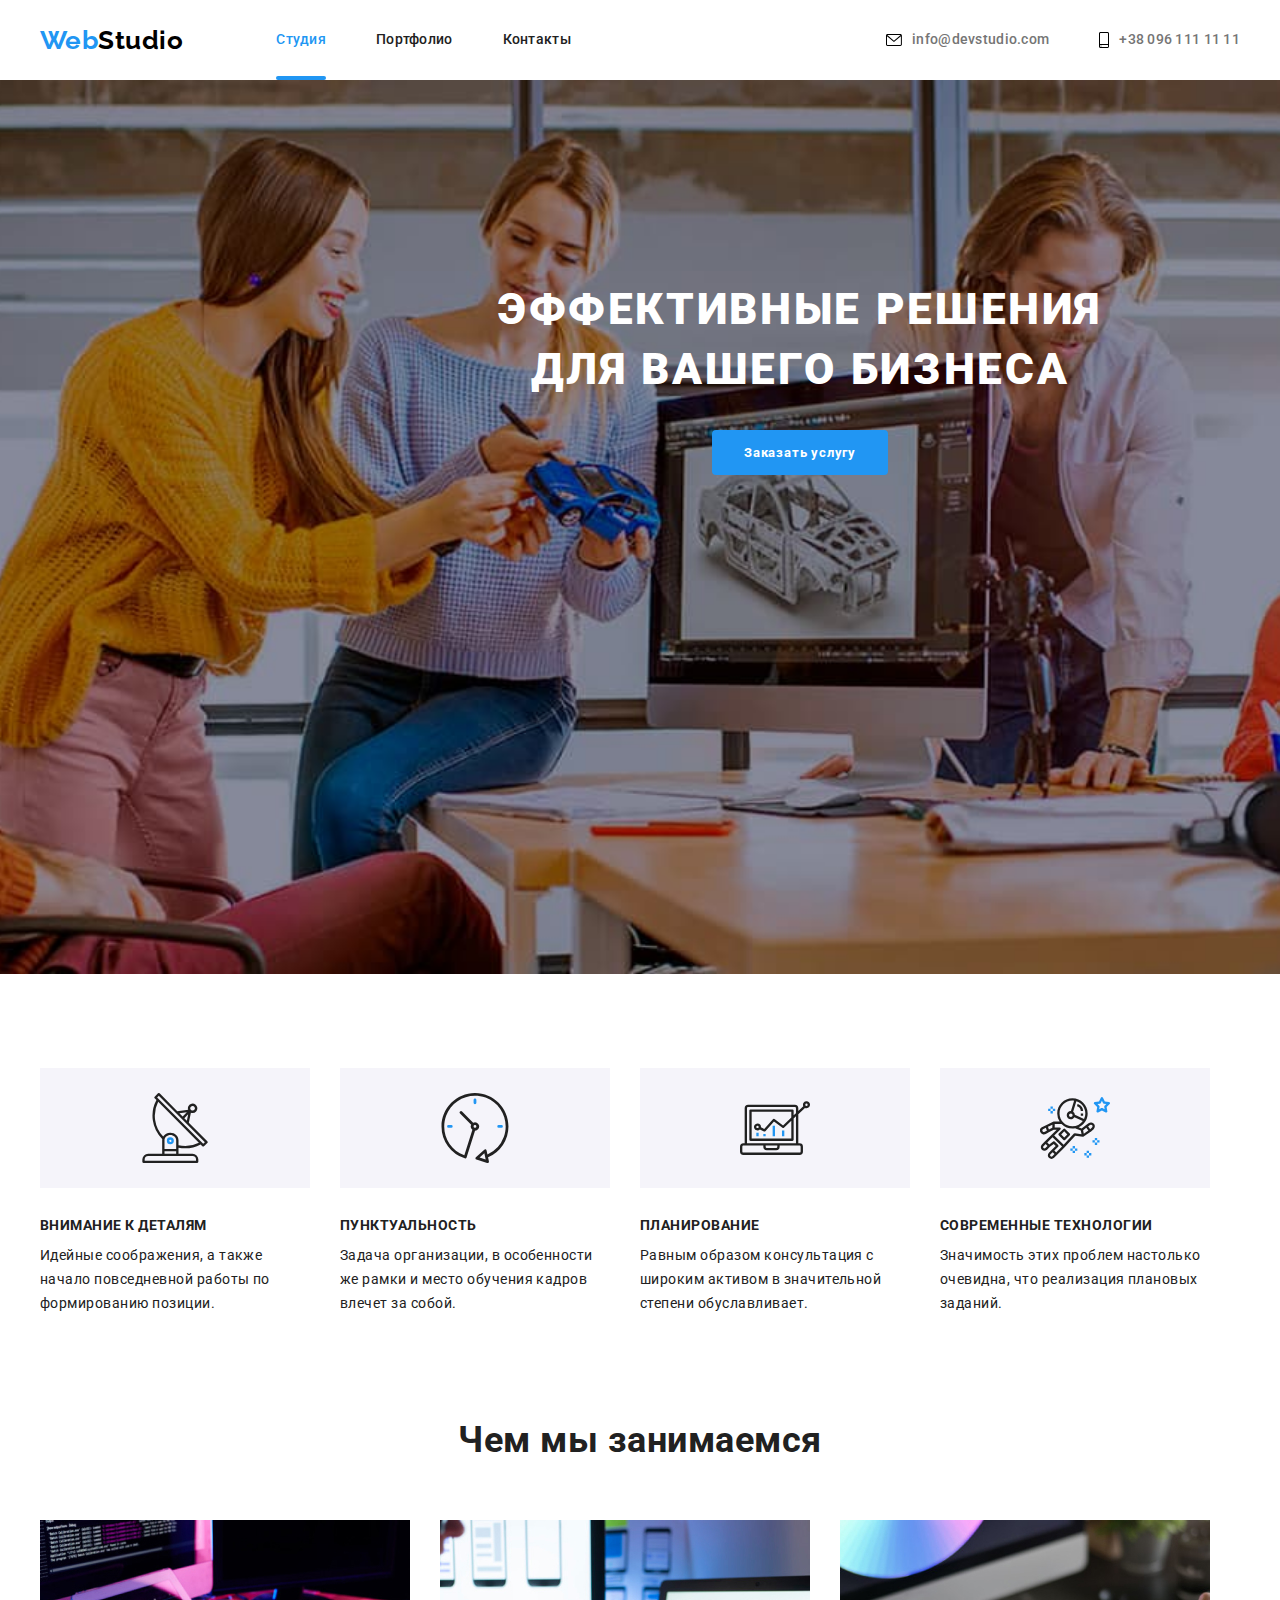
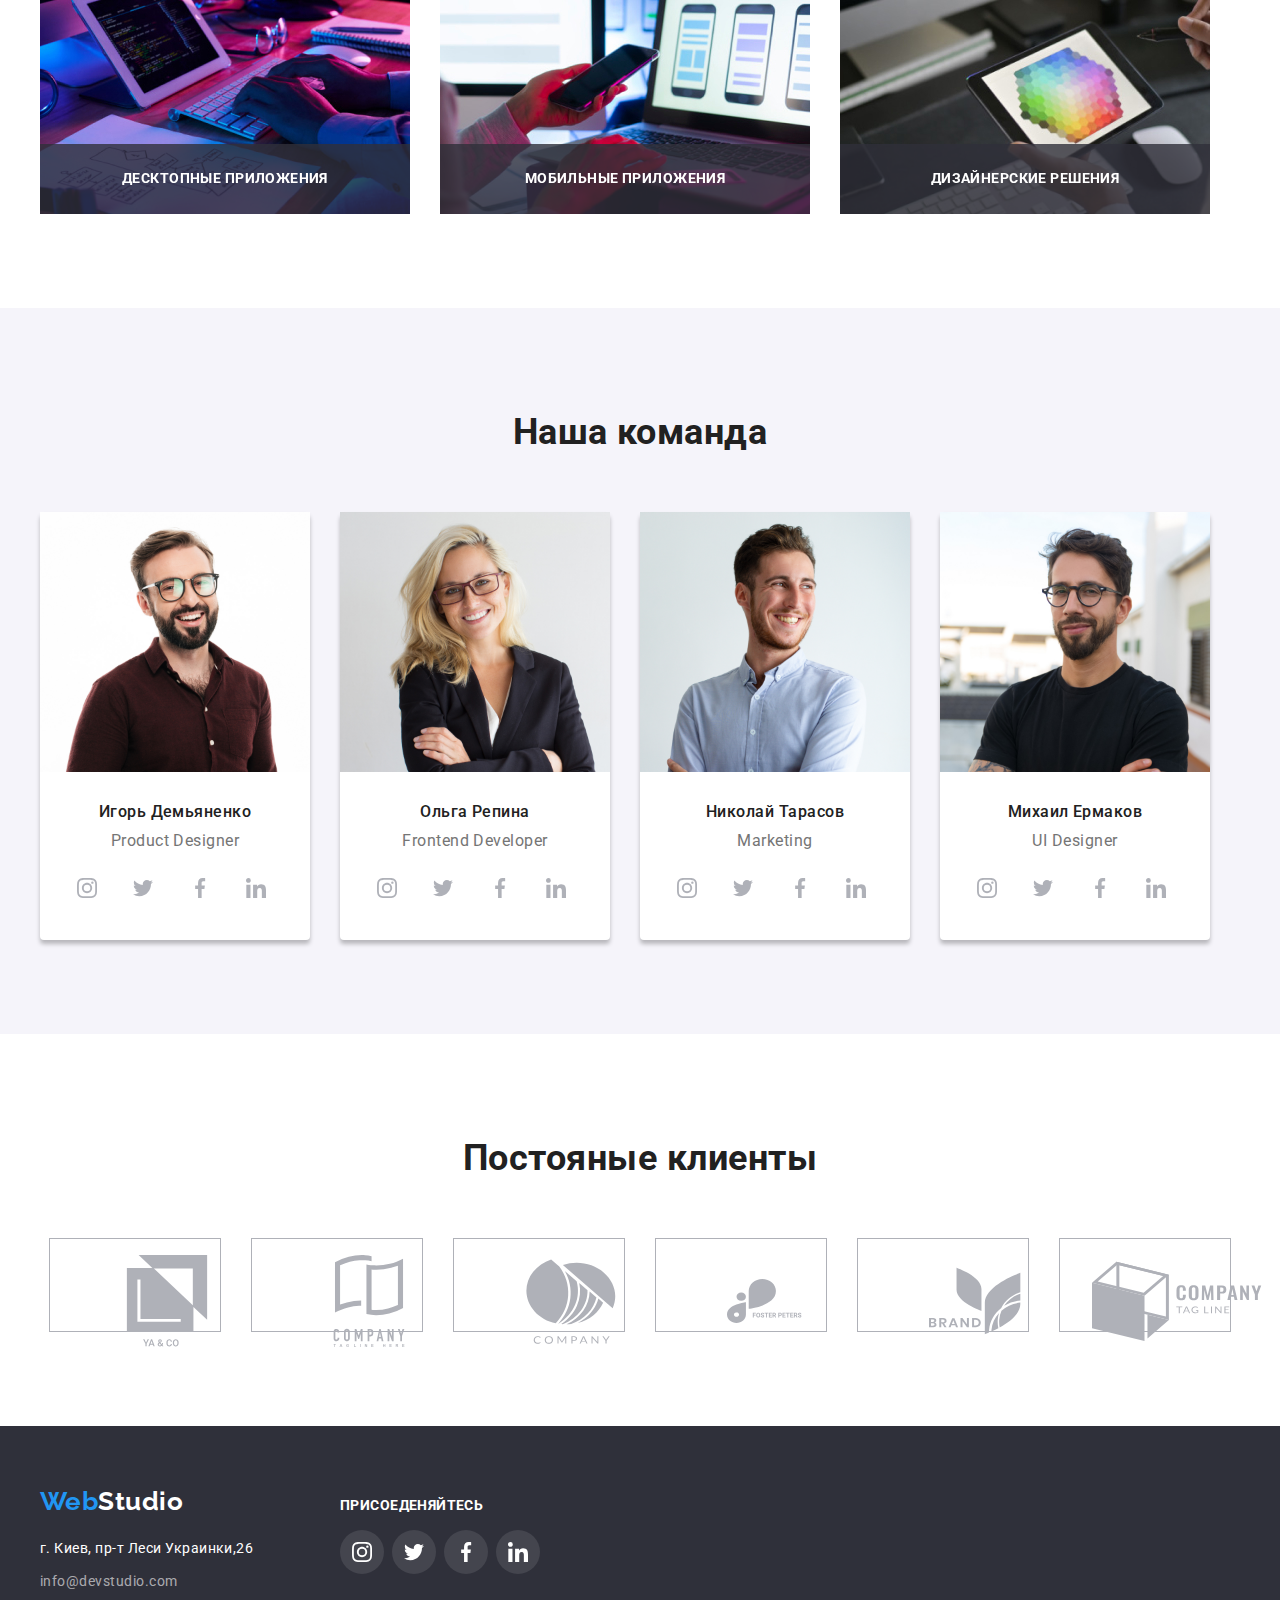
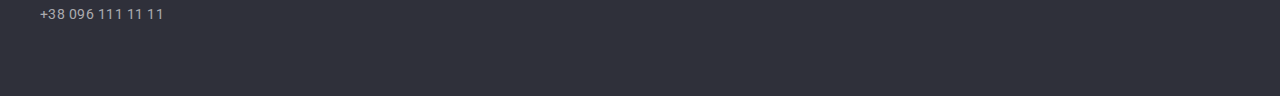
<file: index.html>
<!DOCTYPE html>
<html lang="ru">

<head>
    <meta charset="UTF-8">
    <meta http-equiv="X-UA-Compatible" content="IE=edge">
    <meta name="viewport" content="width=dewice-width,initial-scale=1.0">
    <title>WebStudio</title>
    <link
        href="https://fonts.googleapis.com/css2?family=Raleway:wght@700&family=Roboto:wght@400;500;700;900&display=swap"
        rel="stylesheet">
    <link rel="stylesheet" href="https://cdnjs.cloudflare.com/ajax/libs/modern-normalize/1.1.0/modern-normalize.min.css"
        integrity="sha512-wpPYUAdjBVSE4KJnH1VR1HeZfpl1ub8YT/NKx4PuQ5NmX2tKuGu6U/JRp5y+Y8XG2tV+wKQpNHVUX03MfMFn9Q=="
        crossorigin="anonymous" referrerpolicy="no-referrer" />
    <link rel="stylesheet" href="./css/styles.css">
</head>

<body>
    <header>
        <div class="container nav">
            <nav>
                <a href="./index.html" class="logo header"><span>Web</span>Studio</a>
                <ul class="site-nav list">
                    <li class="link-nav"><a href="./index.html" class="nav link-nav current">Студия</a></li>
                    <li class="link-nav"><a href="./portfolio.html" class="nav link-nav">Портфолио</a></li>
                    <li class="link-nav"><a href="" class="nav link-nav">Контакты</a></li>
                </ul>
            </nav>
            <ul class="auto-naw list">
                <li class="link-nav">
                    <a href="mailto:info@devstudio.com"class="contacts link-nav">
                        <svg class="envelope" width="16" height="12">
                            <use href="./images/icons.svg#icon-envelope"> </use>
                        </svg>info@devstudio.com</a>
                </li>
                <li class="link-nav">
                    <a href="tel:+380961111111" class="contacts link-nav">
                        <svg class="smartphone" width="10" height="16">
                            <use href="./images/icons.svg#icon-smartphone"> </use>
                        </svg>+38 096 111 11 11</a>
                </li>
            </ul>
        </div>
    </header>
    <main>
        <section class="hero">
            <h1 class="hero-title">Эффективные решения<br> для вашего бизнеса</h1>
            <button data-modal-open class="buttons" type="button">Заказать услугу</button>
            <div class="backdrop is-hidden" data-modal >
                <div class="model">
                    <p></p>
                    <button class="close-button" type="button" data-modal-close  >
                        <svg class="close" width="18" height="18">
                            <use href="./images/icons.svg#icon-close"></use>
                        </svg>
                    </button>
                </div>
            </div>
        </section>
        <section class="section feature">
            <div class="container">
                <h2 class="delete">Как мы работаем</h2>
                <ul class="feature list">
                    <li class="link">
                        <div class="icon">
                            <svg class="antenna" width="70" height="70">
                                <use href="./images/icons.svg#icon-antenna"></use>
                            </svg>
                        </div>
                        <h3 class="title">Внимание к деталям</h3>
                        <p class="text">Идейные соображения, а также начало повседневной работы по формированию позиции.
                        </p>
                    </li>
                    <li class="link">
                        <div class="icon">
                            <svg class="antenna" width="70" height="70">
                                <use href="./images/icons.svg#icon-clock"></use>
                            </svg>
                        </div>
                        <h3 class="title">Пунктуальность</h3>
                        <p class="text">Задача организации, в особенности же рамки и место обучения кадров влечет за
                            собой.</p>
                    </li>
                    <li class="link">
                        <div class="icon">
                            <svg class="antenna" width="70" height="70">
                                <use href="./images/icons.svg#icon-diagram"></use>
                            </svg>
                        </div>
                        <h3 class="title">Планирование</h3>
                        <p class="text">Равным образом консультация с широким активом в значительной степени
                            обуславливает.</p>
                    </li>
                    <li class="link">
                        <div class="icon">
                            <svg class="antenna" width="70" height="70">
                                <use href="./images/icons.svg#icon-astronaut"></use>
                            </svg>
                        </div>
                        <h3 class="title">Современные технологии</h3>
                        <p class="text">Значимость этих проблем настолько очевидна, что реализация плановых заданий.</p>
                    </li>
                </ul>
            </div>
        </section>
        <section class="section about">
            <div class="container">
                <h2 class="section-title">Чем мы занимаемся</h2>
                <ul class="image list">
                    <li class="link">
                        <img src="./images/head/компютер.jpg" alt="компютер" width="370">
                        <div class="what-we-do">
                            <h3 class="contant-what-we-do">ДЕСКТОПНЫЕ ПРИЛОЖЕНИЯ</h3>
                        </div>
                    </li>
                    <li class="link">
                        <img src="./images/head/телефон.jpg" alt="телефон" width="370">
                        <div class="what-we-do">
                            <h3 class="contant-what-we-do">МОБИЛЬНЫЕ ПРИЛОЖЕНИЯ</h3>
                        </div>
                    </li>
                    <li class="link">
                        <img src="./images/head/планшет.jpg" alt="планшет" width="370">
                        <div class="what-we-do">
                            <h3 class="contant-what-we-do">ДИЗАЙНЕРСКИЕ РЕШЕНИЯ</h3>
                        </div>
                    </li>
                </ul>
            </div>
        </section>
        <section class="section team">
            <div class="container padding">
                <h2 class="section-title">Наша команда</h2>
                <ul class="team list">
                    <li class="link"><img src="./images/head/игорь.jpg" alt="игорь" width="270">
                        <h3 class="name">Игорь Демьяненко</h3>
                        <p class="text">Product Designer</p>
                        <a href="https://www.instagram.com/">
                            <div class="icon-team first-child">
                                <svg class="instagram" width="44" hight="44">
                                    <use href="./images/icons.svg#icon-instagram"></use>
                                </svg>
                            </div>
                        </a>
                        <a href="https://twitter.com/">
                            <div class="icon-team">
                                <svg class="instagram" width="44" hight="44">
                                    <use href="./images/icons.svg#icon-twitter"></use>
                                </svg>
                            </div>
                        </a>
                        <a href="https://www.facebook.com/">
                            <div class="icon-team">
                                <svg class="instagram" width="44" hight="44">
                                    <use href="./images/icons.svg#icon-facebook"></use>
                                </svg>
                            </div>
                        </a>
                        <a href="https://www.linkedin.com/">
                            <div class="icon-team">
                                <svg class="instagram" width="44" hight="44">
                                    <use href="./images/icons.svg#icon-linkedin"></use>
                                </svg>
                            </div>
                        </a>
                    </li>
                    <li class="link"><img src="./images/head/оля.jpg" alt="ольга" width="270">
                        <h3 class="name">Ольга Репина</h3>
                        <p class="text">Frontend Developer</p>
                        <a href="https://www.instagram.com/">
                            <div class="icon-team first-child">
                                <svg class="instagram" width="44" hight="44">
                                    <use href="./images/icons.svg#icon-instagram"></use>
                                </svg>
                            </div>
                        </a>
                        <a href="https://twitter.com/">
                            <div class="icon-team">
                                <svg class="instagram" width="44" hight="44">
                                    <use href="./images/icons.svg#icon-twitter"></use>
                                </svg>
                            </div>
                        </a>
                        <a href="https://www.facebook.com/">
                            <div class="icon-team">
                                <svg class="instagram" width="44" hight="44">
                                    <use href="./images/icons.svg#icon-facebook"></use>
                                </svg>
                            </div>
                        </a>
                        <a href="https://www.linkedin.com/">
                            <div class="icon-team">
                                <svg class="instagram" width="44" hight="44">
                                    <use href="./images/icons.svg#icon-linkedin"></use>
                                </svg>
                            </div>
                        </a>
                    </li>
                    <li class="link"><img src="./images/head/коля.jpg" alt="николай" width="270">
                        <h3 class="name">Николай Тарасов</h3>
                        <p class="text">Marketing</p>
                        <a href="https://www.instagram.com/">
                            <div class="icon-team first-child">
                                <svg class="instagram" width="44" hight="44">
                                    <use href="./images/icons.svg#icon-instagram"></use>
                                </svg>
                            </div>
                        </a>
                        <a href="https://twitter.com/">
                            <div class="icon-team">
                                <svg class="instagram" width="44" hight="44">
                                    <use href="./images/icons.svg#icon-twitter"></use>
                                </svg>
                            </div>
                        </a>
                        <a href="https://www.facebook.com/">
                            <div class="icon-team">
                                <svg class="instagram" width="44" hight="44">
                                    <use href="./images/icons.svg#icon-facebook"></use>
                                </svg>
                            </div>
                        </a>
                        <a href="https://www.linkedin.com/">
                            <div class="icon-team">
                                <svg class="instagram" width="44" hight="44">
                                    <use href="./images/icons.svg#icon-linkedin"></use>
                                </svg>
                            </div>
                        </a>
                    </li>
                    <li class="link"><img src="./images/head/миша.jpg" alt="михаил" width="270">
                        <h3 class="name">Михаил Ермаков</h3>
                        <p class="text">UI Designer</p>
                        <a href="https://www.instagram.com/">
                            <div class="icon-team first-child">
                                <svg class="instagram" width="44" hight="44">
                                    <use href="./images/icons.svg#icon-instagram"></use>
                                </svg>
                            </div>
                        </a>
                        <a href="https://twitter.com/">
                            <div class="icon-team">
                                <svg class="instagram" width="44" hight="44">
                                    <use href="./images/icons.svg#icon-twitter"></use>
                                </svg>
                            </div>
                        </a>
                        <a href="https://www.facebook.com/">
                            <div class="icon-team">
                                <svg class="instagram" width="44" hight="44">
                                    <use href="./images/icons.svg#icon-facebook"></use>
                                </svg>
                            </div>
                        </a>
                        <a href="https://www.linkedin.com/">
                            <div class="icon-team">
                                <svg class="instagram" width="44" hight="44">
                                    <use href="./images/icons.svg#icon-linkedin"></use>
                                </svg>
                            </div>
                        </a>
                    </li>
                </ul>
            </div>
        </section>
        <section class="section clients">
            <h2 class="section-title">Постояные клиенты</h2>
            <ul class="clients list">
                <li class="client">
                    <a href="">
                        <div class="fon-clients">
                            <svg class="utility icon-clients" width="170" height="92">
                                <use href="./images/icons.svg#icon-group"></use>
                            </svg>
                        </div>
                    </a>
                </li>
                <li class="client" >
                    <a href="">
                        <div class="fon-clients">
                            <svg class="utility icon-clients-1" width="170" height="92">
                                <use href="./images/icons.svg#icon-group-1"></use>
                            </svg>
                        </div>
                    </a>
                </li>
                <li class="client" >
                    <a href="">
                        <div class="fon-clients">
                            <svg class="utility icon-clients-2" width="170" height="92">
                                <use href="./images/icons.svg#icon-group-2"></use>
                            </svg>
                        </div>
                    </a>
                </li>
                <li class="client" >
                    <a href="">
                        <div class="fon-clients">
                            <svg class="utility icon-clients-3" width="170" height="92">
                                <use href="./images/icons.svg#icon-group-3"></use>
                            </svg>
                        </div>
                    </a>
                </li>
                <li class="client" >
                    <a href="">
                        <div class="fon-clients">
                            <svg class="utility icon-clients-4" width="170" height="92">
                                <use href="./images/icons.svg#icon-group-4"></use>
                            </svg>
                        </div>
                    </a>
                </li>
                <li class="client" >
                    <a href="">
                        <div class="fon-clients">
                            <svg class="utility icon-clients-5" width="170" height="92">
                                <use href="./images/icons.svg#icon-group-5"></use>
                            </svg>
                        </div>
                    </a>
                </li>
            </ul>
        </section>
    </main>
    <footer>
        <div class="container in-footer">
            <div class="flex">
                <div>
                    <a href="./index.html" class="logo in-footer"><span>Web</span>Studio</a>
                    <address>
                        <ul class="address list">
                            <li class="link">
                                <a href="" class="city">г. Киев, пр-т Леси Украинки,26</a>
                            </li>
                            <li class="link">
                                <a href="mailto:info@devstudio.com" class="mail">info@devstudio.com</a>
                            </li>
                            <li class="link">
                                <a href="tel:380961111111" class="mail">+38 096 111 11 11</a>
                            </li>
                        </ul>
                    </address>
                </div>
            <div class="footer-icon">
                <h3 class="in-footer title">ПРИСОЕДЕНЯЙТЕСЬ</h3>
                <ul class="flex-icon">
                    <li class="link-icon" >
                        <a href="https://www.instagram.com/">
                            <div class="icon-team first-child in-foter">
                                <svg class="instagram in-footer" width="44" hight="44">
                                    <use href="./images/icons.svg#icon-instagram"></use>
                                </svg>
                            </div>
                        </a>
                    </li>
                    <li class="link-icon">
                        <a href="https://twitter.com/">
                            <div class="icon-team in-foter">
                                <svg class="instagram in-footer" width="44" hight="44">
                                    <use href="./images/icons.svg#icon-twitter"></use>
                                </svg>
                            </div>
                        </a>
                    </li>
                    <li class="link-icon">
                        <a href="https://www.facebook.com/">
                            <div class="icon-team in-foter">
                                <svg class="instagram in-footer" width="44" hight="44">
                                    <use href="./images/icons.svg#icon-facebook"></use>
                                </svg>
                            </div>
                        </a>
                    </li>
                    <li class="link-icon">
                        <a href="https://www.linkedin.com/">
                            <div class="icon-team in-foter">
                                <svg class="instagram in-footer" width="44" hight="44">
                                    <use href="./images/icons.svg#icon-linkedin"></use>
                                </svg>
                            </div>
                        </a>
                    </li>
                </ul>
            </div>
            </div>
        </div>
    </footer>
    <script src="./js/modal.js"></script>
</body>
</file>
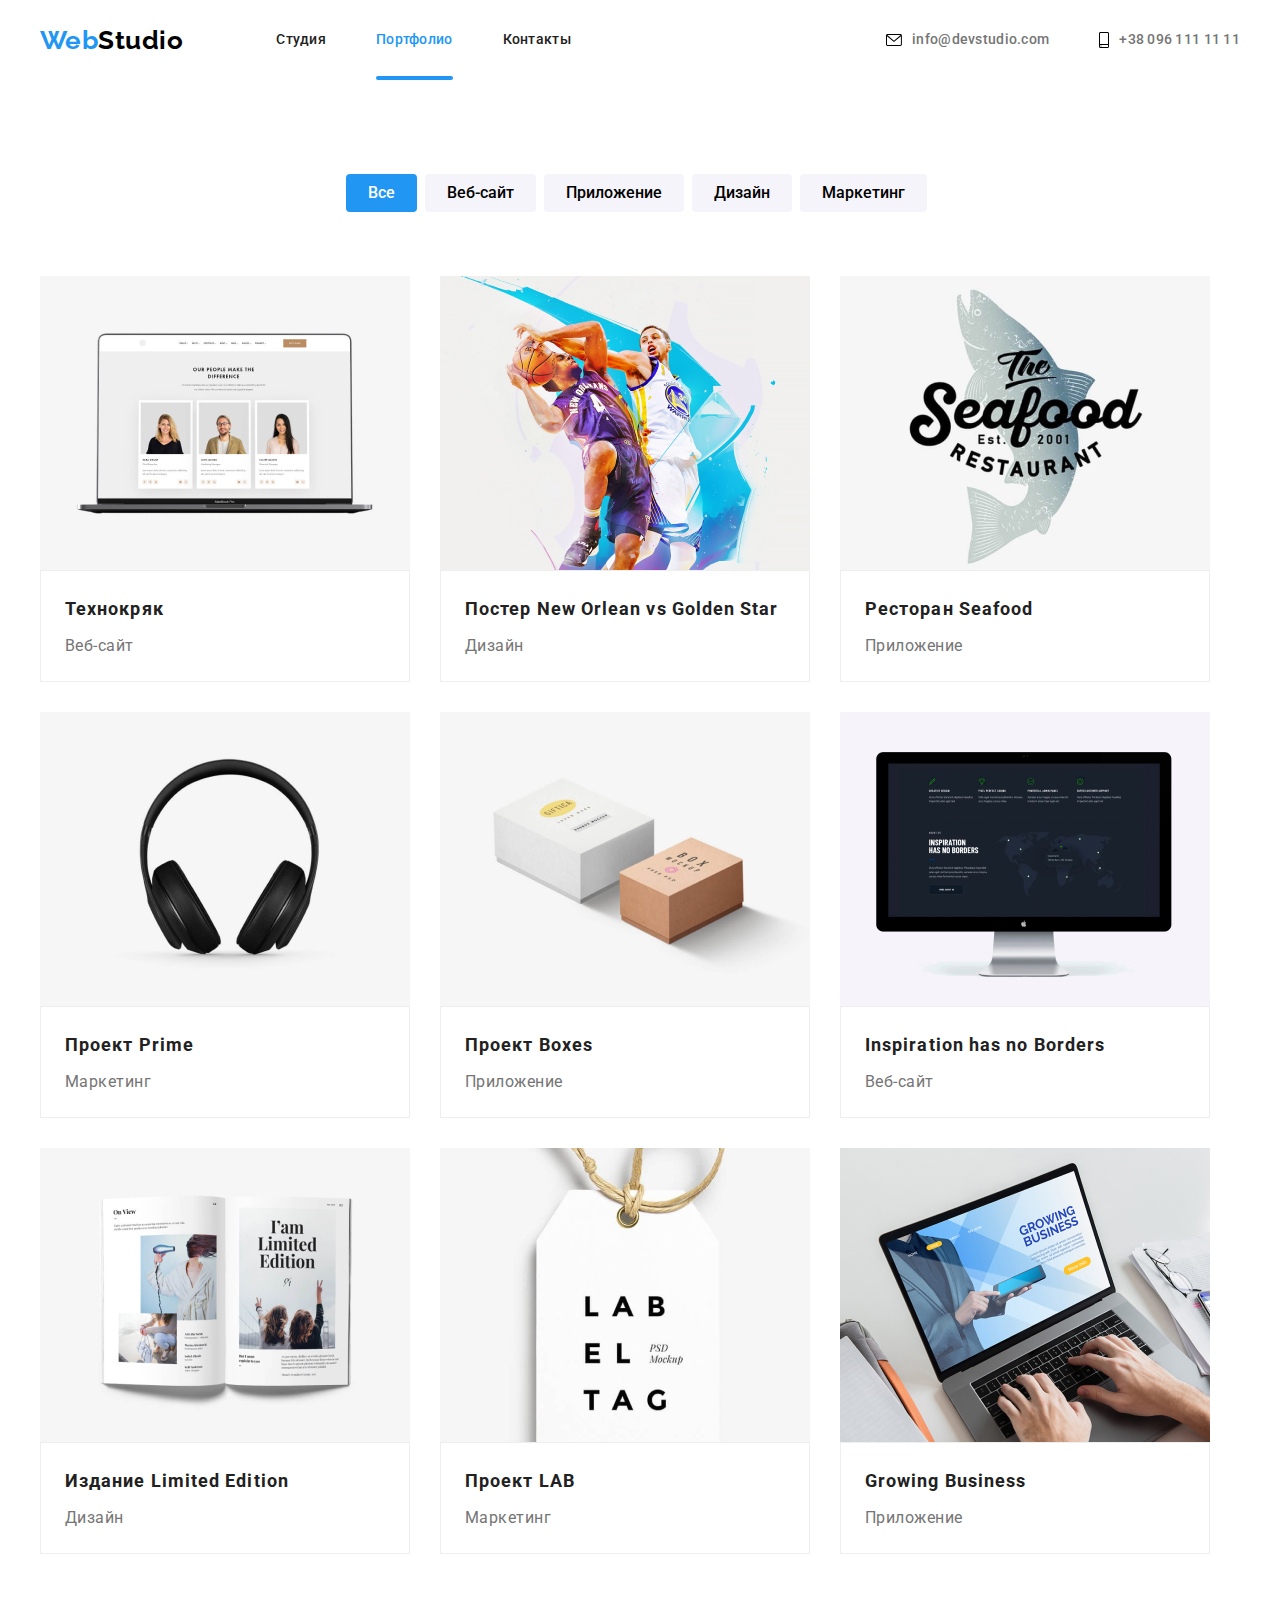
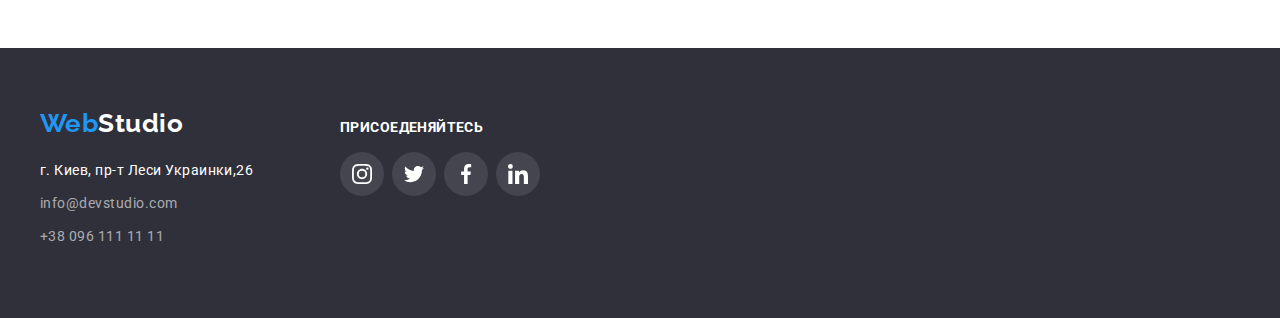
<file: portfolio.html>
<!DOCTYPE html>
<html lang="ru">

<head>
    <meta charset="UTF-8">
    <meta http-equiv="X-UA-Compatible" content="IE=edge">
    <meta name="viewport" content="width=dewice-width,initial-scale=1.0">
    <title>WebStudio</title>
    <link
        href="https://fonts.googleapis.com/css2?family=Raleway:wght@700&family=Roboto:wght@400;500;700;900&display=swap"
        rel="stylesheet">
    <link rel="stylesheet" href="https://cdnjs.cloudflare.com/ajax/libs/modern-normalize/1.1.0/modern-normalize.min.css"
        integrity="sha512-wpPYUAdjBVSE4KJnH1VR1HeZfpl1ub8YT/NKx4PuQ5NmX2tKuGu6U/JRp5y+Y8XG2tV+wKQpNHVUX03MfMFn9Q=="
        crossorigin="anonymous" referrerpolicy="no-referrer" />
    <link rel="stylesheet" href="./css/styles.css">
</head>

<body>
    <header>
        <div class="container nav">
            <nav>
                <a href="./index.html" class="logo header"><span>Web</span>Studio</a>
                <ul class="site-nav list">
                    <li class="link-nav"><a href="./index.html" class="nav link-nav ">Студия</a></li>
                    <li class="link-nav"><a href="./portfolio.html" class="nav link-nav current">Портфолио</a></li>
                    <li class="link-nav"><a href="" class="nav link-nav">Контакты</a></li>
                </ul>
            </nav>
            <ul class="auto-naw list">
                <li class="link-nav">
                    <a href="mailto:info@devstudio.com" class="contacts link-nav">
                        <svg class="envelope" width="16" height="12">
                            <use href="./images/icons.svg#icon-envelope"> </use>
                        </svg>info@devstudio.com</a>
                </li>
                <li class="link-nav">
                    <a href="tel:+380961111111" class="contacts link-nav">
                        <svg class="smartphone" width="10" height="16">
                            <use href="./images/icons.svg#icon-smartphone"> </use>
                        </svg>+38 096 111 11 11</a>
                </li>
            </ul>
        </div>
    </header>
    <main>
        <section>
            <div class="container portfolio">
                <h1 class="delete">Магазин</h1>
                <ul class="button list">
                    <li class="link"><button class="button-portfolio activ" type="button">Все</button></li>
                    <li class="link"><button class="button-portfolio" type="button">Веб-сайт</button></li>
                    <li class="link"><button class="button-portfolio" type="button">Приложение</button></li>
                    <li class="link"><button class="button-portfolio" type="button">Дизайн</button></li>
                    <li class="link"><button class="button-portfolio" type="button">Маркетинг</button></li>
                </ul>
                <ul class="portfolio list">
                    <li class="link">
                        <div class="hover">
                            <img src="./images/portfolio/ноутбук.jpg" alt="ноутбук">
                            <div class="overlay">
                                <p class="portfolio-content">Ресурс предлагает комплексные предложения с разным уровнем функционала и сервисов. Все это позволит посетителю получить
                                исчерпывающие сведения о компании или частном лице.</p>
                            </div>
                        </div>
                        <div class="text-container">
                            <h2 class="title">Технокряк</h2>
                            <p class="text">Веб-сайт</p>
                        </div>
                    </li>
                    <li class="link">
                        <div class="hover">
                            <img src="./images/portfolio/баскетбол.jpg" alt="баскетбол">
                            <div class="overlay">
                                <p class="portfolio-content">Ресурс предлагает комплексные предложения с разным уровнем функционала и сервисов. Все
                                    это позволит посетителю получить
                                    исчерпывающие сведения о компании или частном лице.</p>
                            </div>
                        </div>
                        <div class="text-container">
                            <h2 class="title">Постер New Orlean vs Golden Star</h2>
                            <p class="text">Дизайн</p>
                        </div>
                    </li>
                    <li class="link">
                        <div class="hover">
                            <img src="./images/portfolio/ресторан.jpg" alt="лого ресторана">
                            <div class="overlay">
                                <p class="portfolio-content">Ресурс предлагает комплексные предложения с разным уровнем функционала и сервисов. Все
                                    это позволит посетителю получить
                                    исчерпывающие сведения о компании или частном лице.</p>
                            </div>
                        </div>
                        <div class="text-container">
                            <h2 class="title">Ресторан Seafood</h2>
                            <p class="text">Приложение</p>
                        </div>
                    </li>
                    <li class="link">
                        <div class="hover">
                            <img src="./images/portfolio/наушники.jpg" alt="наушники">
                            <div class="overlay">
                                <p class="portfolio-content">Ресурс предлагает комплексные предложения с разным уровнем функционала и сервисов. Все
                                    это позволит посетителю получить
                                    исчерпывающие сведения о компании или частном лице.</p>
                            </div>
                        </div>
                        <div class="text-container">
                            <h2 class="title">Проект Prime</h2>
                            <p class="text">Маркетинг</p>
                        </div>
                    </li>
                    <li class="link">
                        <div class="hover">
                            <img src="./images/portfolio/коробки.jpg" alt="коробки">
                            <div class="overlay">
                                <p class="portfolio-content">Ресурс предлагает комплексные предложения с разным уровнем функционала и сервисов. Все
                                    это позволит посетителю получить
                                    исчерпывающие сведения о компании или частном лице.</p>
                            </div>
                        </div>
                        <div class="text-container">
                            <h2 class="title">Проект Boxes</h2>
                            <p class="text">Приложение</p>
                        </div>
                    </li>
                    <li class="link"><div class="hover">
                        <img src="./images/portfolio/монитор.jpg" alt="монитор">
                        <div class="overlay">
                            <p class="portfolio-content">Ресурс предлагает комплексные предложения с разным уровнем функционала и сервисов. Все
                                это позволит посетителю получить
                                исчерпывающие сведения о компании или частном лице.</p>
                        </div>
                    </div>
                        <div class="text-container">
                            <h2 class="title">Inspiration has no Borders</h2>
                            <p class="text">Веб-сайт</p>
                        </div>
                    </li>
                    <li class="link">
                        <div class="hover">
                            <img src="./images/portfolio/книга.jpg" alt="открытая книга">
                            <div class="overlay">
                                <p class="portfolio-content">Ресурс предлагает комплексные предложения с разным уровнем функционала и сервисов. Все
                                    это позволит посетителю получить
                                    исчерпывающие сведения о компании или частном лице.</p>
                            </div>
                        </div>
                        <div class="text-container">
                            <h2 class="title">Издание Limited Edition</h2>
                            <p class="text">Дизайн</p>
                        </div>
                    </li>
                    <li class="link">
                        <div class="hover">
                            <img src="./images/portfolio/лейбл.jpg" alt="лейбл">
                            <div class="overlay">
                                <p class="portfolio-content">Ресурс предлагает комплексные предложения с разным уровнем функционала и сервисов. Все
                                    это позволит посетителю получить
                                    исчерпывающие сведения о компании или частном лице.</p>
                            </div>
                        </div>
                        <div class="text-container">
                            <h2 class="title">Проект LAB</h2>
                            <p class="text">Маркетинг</p>
                        </div>
                    </li>
                    <li class="link">
                        <div class="hover">
                            <img src="./images/portfolio/ноутбук2.jpg" alt="работа за ноутбуком">
                            <div class="overlay">
                                <p class="portfolio-content">Ресурс предлагает комплексные предложения с разным уровнем функционала и сервисов. Все
                                    это позволит посетителю получить
                                    исчерпывающие сведения о компании или частном лице.</p>
                            </div>
                        </div>
                        <div class="text-container">
                            <h2 class="title">Growing Business</h2>
                            <p class="text">Приложение</p>
                        </div>
                    </li>
                </ul>
            </div>
        </section>
    </main>
    <footer>
        <div class="container in-footer">
            <div class="flex">
                <div>
                    <a href="./index.html" class="logo in-footer"><span>Web</span>Studio</a>
                    <address>
                        <ul class="address list">
                            <li class="link">
                                <a href="" class="city">г. Киев, пр-т Леси Украинки,26</a>
                            </li>
                            <li class="link">
                                <a href="mailto:info@devstudio.com" class="mail">info@devstudio.com</a>
                            </li>
                            <li class="link">
                                <a href="tel:380961111111" class="mail">+38 096 111 11 11</a>
                            </li>
                        </ul>
                    </address>
                </div>
                <div class="footer-icon">
                    <h3 class="in-footer title">ПРИСОЕДЕНЯЙТЕСЬ</h3>
                    <ul class="flex-icon">
                        <li class="link-icon">
                            <a href="https://www.instagram.com/">
                                <div class="icon-team first-child in-foter">
                                    <svg class="instagram in-footer" width="44" hight="44">
                                        <use href="./images/icons.svg#icon-instagram"></use>
                                    </svg>
                                </div>
                            </a>
                        </li>
                        <li class="link-icon">
                            <a href="https://twitter.com/">
                                <div class="icon-team in-foter">
                                    <svg class="instagram in-footer" width="44" hight="44">
                                        <use href="./images/icons.svg#icon-twitter"></use>
                                    </svg>
                                </div>
                            </a>
                        </li>
                        <li class="link-icon">
                            <a href="https://www.facebook.com/">
                                <div class="icon-team in-foter">
                                    <svg class="instagram in-footer" width="44" hight="44">
                                        <use href="./images/icons.svg#icon-facebook"></use>
                                    </svg>
                                </div>
                            </a>
                        </li>
                        <li class="link-icon">
                            <a href="https://www.linkedin.com/">
                                <div class="icon-team in-foter">
                                    <svg class="instagram in-footer" width="44" hight="44">
                                        <use href="./images/icons.svg#icon-linkedin"></use>
                                    </svg>
                                </div>
                            </a>
                        </li>
                    </ul>
                </div>
            </div>
        </div>
    </footer>
    </body>
</file>
<file: css/styles.css>
:root {
    --praimeri-text-color: #212121;
    --title-text-color: #757575;
    --accent-color: #2196F3;
    --white-color: #ffffff;
    --backgraund-section-color: #F5F4FA;
    --hero-footer-background-color: #2F303A;
    --icon-color: #AFB1B8;
    --animation: 250ms cubic-bezier(0.4, 0, 0.2, 1);
}

body {
    background-color: #fff;
    color: var(--praimeri-text-color);
    font-family: Roboto, sans-serif;
    font-size: 16px;
    letter-spacing: 0.03em;
    margin: 0;
}

.link-nav,
.link {
    text-decoration: none;
}

.list {
    list-style: none;
    padding: 0;
    margin: 0;
}

button {
    font-family: inherit;
}

/* logo */

.logo {
    font-family: Raleway, sans-serif;
    font-size: 26px;
    font-weight: 700;
    line-height: 1.19;
    text-decoration: none;
}

.logo.header {
    color: #000;
    margin-right: 93px;
}

.logo.in-footer {
    display: inline-block;
    color: var(--white-color);
    margin-bottom: 20px;
}

span {
    color: var(--accent-color);
}

/* site nav */

nav {
    display: flex;
    align-items: center;
}

.auto-naw.list .contacts.link-nav:hover,
.auto-naw.list .contacts.link-nav:focus{
    color: var(--accent-color);
    fill: var(--accent-color);
}

.nav.link-nav,
.contacts.link-nav {
    font-size: 14px;
    font-weight: 500;
    line-height: 1.14;
    letter-spacing: 0.02em;
    text-align: left;
    text-decoration: none;
}

.site-nav {
    display: flex;
    padding-top: 32px;
    padding-bottom: 32px;
}

.site-nav.list .link-nav {
    display: block;
    margin-right: 50px;
    color: var(--praimeri-text-color);
}

.site-nav .link-nav:last-child {
    margin-right: 0;
}

.site-nav .link-nav.current {
    color: var(--accent-color);

    position: relative;
}

.link-nav.current::after{
    content: "";

    position: absolute;
    left: 0;
    top: 44px;

    display: block;
    width: 100%;
    height: 4px;
    background-color: var(--accent-color);
    border-radius: 2px;
}

.auto-naw.list .link-nav {
    color: var(--title-text-color);
    display: inline-flex;
}

.auto-naw .link-nav:hover,
.auto-naw .link-nav:focus {
    color: var(--accent-color);
}

.site-nav .link-nav:hover,
.site-nav .link-nav:focus {
    color: var(--accent-color);
}

.auto-naw.list {
    display: flex;
    margin-left: auto;
    align-content: center;
}

.auto-naw .link-nav+.link-nav {
    margin-left: 50px;
}

/* hero */

.hero {
    text-align: center;
    padding-top: 200px;

    width: 1600px;
    min-height: 600px;
    margin-left: auto;
    margin-right: auto;
    background-color: rgba(47, 48, 58, 0.4);
    background-image: url(../images/head/bacground.jpg);
    background-color: var(--hero-footer-background-color);
    background-repeat: no-repeat;
    background-position: center;
    background-size: cover;
}

.hero-title {
    color: var(--white-color);
    font-size: 44px;
    font-weight: 900;
    line-height: 1.36;
    letter-spacing: 0.06em;
    text-align: center;
    text-transform: uppercase;
    margin-top: 0;
    margin-bottom: 30px;
}

.backdrop{
    position: fixed;
    top: 0;
    left: 0;
    width: 100%;
    height: 100%;
    background: rgba(0, 0, 0, 0.2);

    opacity: 1;
    transition: opacity var(--animation);
}

.backdrop.is-hidden{
    opacity: 0;
    pointer-events: none;
}

.backdrop.is-hidden .model{
    transform: translate(50% 50%) scale(0) ;
}

.model{
    position: absolute;
    top: 50%;
    left: 50%;
    transform: translate(-50%, -50%) scale(1);

    min-width: 528px;
    min-height: 581px;
    background-color: var(--white-color);

    transition: transform var(--animation);
}

.close-button{
    width: 30px;
    height: 30px;
    border-radius: 50%;
    background-color: var(--white-color);
    border: 1px solid rgba(0, 0, 0, 0.1);
    
    display: flex;
    align-items: center;
    justify-content: center;

    position: absolute;
    top: 0;
    right: 0;
    margin: 8px;
}

.close-button .close{
    cursor: pointer;
}

/* section */

section {
    padding-top: 94px;
    padding-bottom: 94px;
}


.section.team {
    background-color: var(--backgraund-section-color);
}

.section-title {
    font-size: 36px;
    line-height: 1.67;
    text-align: center;
    margin-top: 0;
    margin-bottom: 50px;
}

.delete {
    font-size: 0px;
}

.what-we-do{
    position: absolute;
    bottom: 0;
    left: 0;

    width: 100%;
    height: 70px;
    background-color: rgba(47, 48, 58, 0.8);

}

.contant-what-we-do{
    font-family: Roboto;
    font-size: 14px;
    font-weight: 700;
    line-height: 1.14;
    letter-spacing: 0.03em;
    text-align: center;
    color: var(--white-color);
    margin: 0;
    padding-top: 27px;
    padding-bottom: 27px;
}

.overlay{
    position: absolute;
    top: 0;
    left: 0;
    width: 100%;
    height: 294px;
    background: rgba(33, 150, 243, 0.9);
    opacity: 0;

    transform: translateY(100%);
    transition: transform var(--animation),opacity var(--animation);
}

.hover:hover .overlay,
.hover:focus .overlay{
    transform: translateY(0);
    opacity: 1;
}

.portfolio-content{
    font-family: Roboto;
    font-size: 18px;
    line-height: 1.56;
    letter-spacing: 0.03em;
    text-align: left;
    color: var(--white-color);
    margin: 0;
    padding: 63px 24px;
}



/* feature */

.feature.list {
    display: flex;
}

.link:last-child {
    margin-right: 0;
}

.feature .title {
    font-size: 14px;
    line-height: 1.14;
    text-align: left;
    text-transform: uppercase;
    margin-top: 0;
    margin-bottom: 10px;
}

.feature .text {
    font-size: 14px;
    line-height: 1.71;
    text-align: left;
    margin: 0;
}

.link {
    width: 270px;
    margin-right: 30px;
}

.image.list .link,
.portfolio .link {
    width: 370px;

    position: relative;
}

.image.list {
    display: flex;
}

.team.list {
    display: flex;
}

.team.list .link {
    box-shadow: 0px 4px 4px 0px rgba(0, 0, 0, 0.25);
    border-radius: 4px;
}

.team .name {
    font-size: 16px;
    font-weight: 500;
    line-height: 1.19;
    text-align: center;
    margin-top: 30px;
    margin-bottom: 10px;
}

.team .text {
    line-height: 1.19;
    text-align: center;
    color: var(--title-text-color);
    margin: 0;
}

.team .link {
    background-color: var(--white-color);
}

.portfolio.list {
    display: flex;
    flex-wrap: wrap;
    text-align: left;
}

.portfolio .link:nth-child(3n) {
    margin-right: 0px;
}

.portfolio .link:not(:nth-last-child(-n+3)) {
    margin-bottom: 30px;
}

.portfolio.list .link:hover,
.portfolio.list .link:focus {
    box-shadow: 0px 4px 4px 0px rgba(0, 0, 0, 0.25);
    border-radius: 4px;
    cursor: pointer;
}

.portfolio.list .title {
    font-size: 18px;
    line-height: 2;
    letter-spacing: 0.06em;
    margin-top: 0;
    margin-bottom: 4px;
}

.portfolio .text {
    line-height: 1.88;
    color: var(--title-text-color);
    margin: 0;
}

.text-container {
    padding: 20px 24px;
    border: 1px solid #EEEEEE;
}

img {
    display: block;
}

/* button */

.buttons {
    border-radius: 4px;
    padding: 10px 32px;
    border: 0;


    color: var(--white-color);
    background-color: var(--accent-color);
    font-weight: 700;
    line-height: 1.88;
    letter-spacing: 0.06em;
    cursor: pointer;
}

.button-portfolio {
    background: var(--backgraund-section-color);
    font-size: 16px;
    font-weight: 500;
    line-height: 1.63;
    border-radius: 4px;
    padding: 6px 22px;
    border: 0;
}

.button-portfolio:hover,
.button-portfolio:focus {
    color: var(--white-color);
    background-color: var(--accent-color);
    cursor: pointer;
    box-shadow: 0px 2px 2px 0px rgba(0, 0, 0, 0.12);
    box-shadow: 0px 1px 2px 0px rgba(0, 0, 0, 0.08);
    box-shadow: 0px 3px 1px 0px rgba(0, 0, 0, 0.1);
}

.button.list {
    display: flex;
    margin-top: 0;
    margin-bottom: 34px;
    justify-content: center;
}

.button.list .link {
    margin-right: 8px;
    width: auto;
}

/* footer */

footer {
    background-color: var(--hero-footer-background-color);
}

.address .city {
    display: inline-block;
    margin-bottom: 9px;

    color: var(--white-color);
    font-style: normal;
    font-size: 14px;
    line-height: 1.71;
    text-align: left;
    text-decoration: none;
}

.address .mail {
    display: inline-block;
    margin-bottom: 9px;

    color: rgba(255, 255, 255, 0.6);
    font-style: normal;
    font-size: 14px;
    line-height: 1.71;
    text-align: left;
    text-decoration: none;
}

.address .mail:hover,
:focus {
    color: var(--accent-color);
}

.button-portfolio.activ {
    color: var(--white-color);
    background-color: var(--accent-color);
}

.container {
    width: 1200px;
    padding-left: 15px;
    padding-right: 15px;
    margin: 0 auto;


    /* outline: 2px solid #000; */
}

.container.in-footer {
    padding-top: 60px;
    padding-bottom: 60px;
}

.container.nav {
    display: flex;
    align-items: center;
}

.section.about {
    padding-top: 0;
}

.clients {
    text-align: center;
}

.envelope {
    margin-right: 10px;
    padding: 0;
    margin-top: 2px;
    /* fill:#757575; */
}

.envelope:hover,
.envelope:focus {
    fill: var(--accent-color);
    cursor: pointer;
}

.smartphone {
    margin-right: 10px;
    padding: 0;
    /* fill: var(--title-text-color); */
}

.smartphone:hover,
.smartphone:focus {
    fill: var(--accent-color);
    cursor: pointer;
}

.icon {
    display: block;
    height: 120px;
    width: 270px;
    background-color: var(--backgraund-section-color);
    margin-bottom: 30px;
}

.antenna {
    margin: 25px 100px;
}

.icon-team {
    display: inline-flex;
    width: 44px;
    height: 44px;
    margin: 16px 4px 30px 4px;
}

.team.list .first-child {
    margin-left: 25px;
}

.instagram {
    fill: var(--icon-color);
    padding: 12px;
}

.instagram:hover,
.instagram:focus {
    fill: var(--white-color);
}

.icon-team:hover,
.icon-team:focus {
    background-color: var(--accent-color);
    cursor: pointer;
    border-radius: 50%;
}

.fon-clients {
    width: 170px;
    height: 92px;
    border: 1px solid #AFB1B8
}

.fon-clients:hover,
.fon-clients:focus {
    border: 1px solid var(--accent-color);
}

.clients.list {
    display: flex;
    justify-content: center;
}

.utility {
    fill: var(--icon-color);
    padding: 16px 32px;
}

.utility:hover,
.utility:focus {
    fill: var(--accent-color);
}

a {
    color: #fff;
    margin: 0;
    padding: 0;
}

a:hover,
a:focus {
    color: #fff;
}

li {
    list-style: none;
}

.client {
    margin-left: 15px;
    margin-right: 15px;
}

.client:first-child {
    margin-left: 0;
}

.client:last-child {
    margin-right: 0;
}

.in-footer.title {
    font-family: Roboto;
    font-size: 14px;
    font-weight: 700;
    line-height: 1.14;
    letter-spacing: 0.03em;
    text-align: left;
    color: #FFFFFF;
    margin: 0;
}

.flex {
    display: flex;
}

.flex-icon {
    display: flex;
    margin: 0;
    padding: 0;
}

.flex-icon .link-icon {
    margin: 0;
    padding: 0;
    text-align: center;
}

.footer-icon {
    width: 210px;
    margin-top: 12px;
}

.instagram.in-footer {
    fill: var(--white-color);
}

.flex-icon .in-foter {
    border-radius: 50%;
    background-color: rgba(255, 255, 255, 0.1);
}

.icon-team.first-child.in-foter {
    margin-left: 0;
}

.flex-icon .in-foter:hover,
.flex-icon .in-foter:hover {
    background-color: var(--accent-color);
    border-radius: 50%;
    cursor: pointer;
}
</file>
